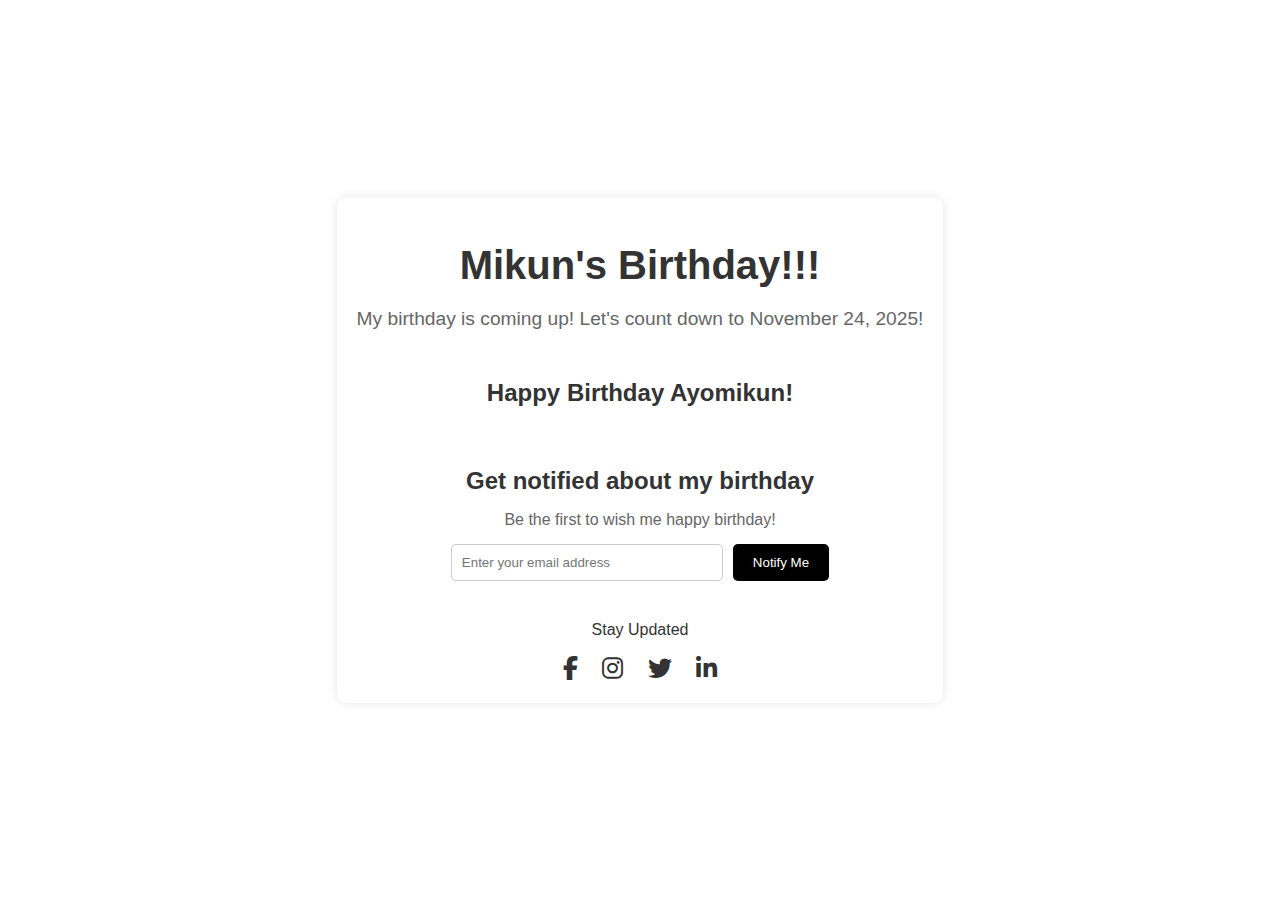
<file: Practice 2/index.html>
<!DOCTYPE html>
<html lang="en">
<head>
    <meta charset="UTF-8">
    <meta name="viewport" content="width=device-width, initial-scale=1.0">
    <title>My Birthday Countdown</title>
    <!-- Font Awesome CDN for social icons -->
    <link rel="stylesheet" href="style1.css">
    <link rel="stylesheet" href="https://cdnjs.cloudflare.com/ajax/libs/font-awesome/6.4.0/css/all.min.css">
</head>

<body>
    <div class="container">
        <h1>Mikun's Birthday!!!</h1>
        <p class="subtitle">My birthday is coming up! Let's count down to November 24, 2025!</p> 

        <div class="countdown">
            <div>
                <div class="number" id="days">0</div>
                <div class="label">Days</div>
            </div>
            <div>
                <div class="number" id="hours">0</div>
                <div class="label">Hours</div>
            </div>
            <div>
                <div class="number" id="minutes">0</div>
                <div class="label">Minutes</div>
            </div>
            <div>
                <div class="number" id="seconds">0</div>
                <div class="label">Seconds</div>
            </div>
        </div>

        <div class="notify-section">
            <h2>Get notified about my birthday</h2>
            <p>Be the first to wish me happy birthday!</p>
            <form action="https://formspree.io/f/mwpnvzkb" method="POST"> <!-- Replaced with Formspree endpoint --> 
                <input type="email" name="email" placeholder="Enter your email address" required>
                <button type="submit">Notify Me</button>
            </form>
        </div>

        <div class="social">
            <p>Stay Updated</p>
            <a href="https://facebook.com/yourprofile" target="_blank"><i class="fab fa-facebook-f"></i></a> 
            <a href="https://www.instagram.com/_yomikunn?igsh=dHhkMmt5cGtqNm5v&utm_source=qr" target="_blank"><i class="fab fa-instagram"></i></a> 
            <a href="https://x.com/_themikun?s=11" target="_blank"><i class="fab fa-twitter"></i></a> 
            <a href="https://linkedin.com/in/tinafolarin" target="_blank"><i class="fab fa-linkedin-in"></i></a> 
        </div>
    </div>

    <!-- JavaScript Time Countdown-->
    <script>
        const birthdayDate = new Date("November 24, 2025 00:00:00").getTime();

        function updateCountdown() {
            const now = new Date().getTime();
            const timeLeft = birthdayDate - now;

            if (timeLeft > 0) {
                const days = Math.floor(timeLeft / (1000 * 60 * 60 * 24));
                const hours = Math.floor((timeLeft % (1000 * 60 * 60 * 24)) / (1000 * 60 * 60));
                const minutes = Math.floor((timeLeft % (1000 * 60 * 60)) / (1000 * 60));
                const seconds = Math.floor((timeLeft % (1000 * 60)) / 1000);

                document.getElementById("days").innerText = days;
                document.getElementById("hours").innerText = hours;
                document.getElementById("minutes").innerText = minutes;
                document.getElementById("seconds").innerText = seconds;
            } else {
                document.querySelector(".countdown").innerHTML = "<h2>Happy Birthday Ayomikun!</h2>";
            }
        }

        updateCountdown(); 
        setInterval(updateCountdown, 1000);
    </script>
</body>
</html>
</file>
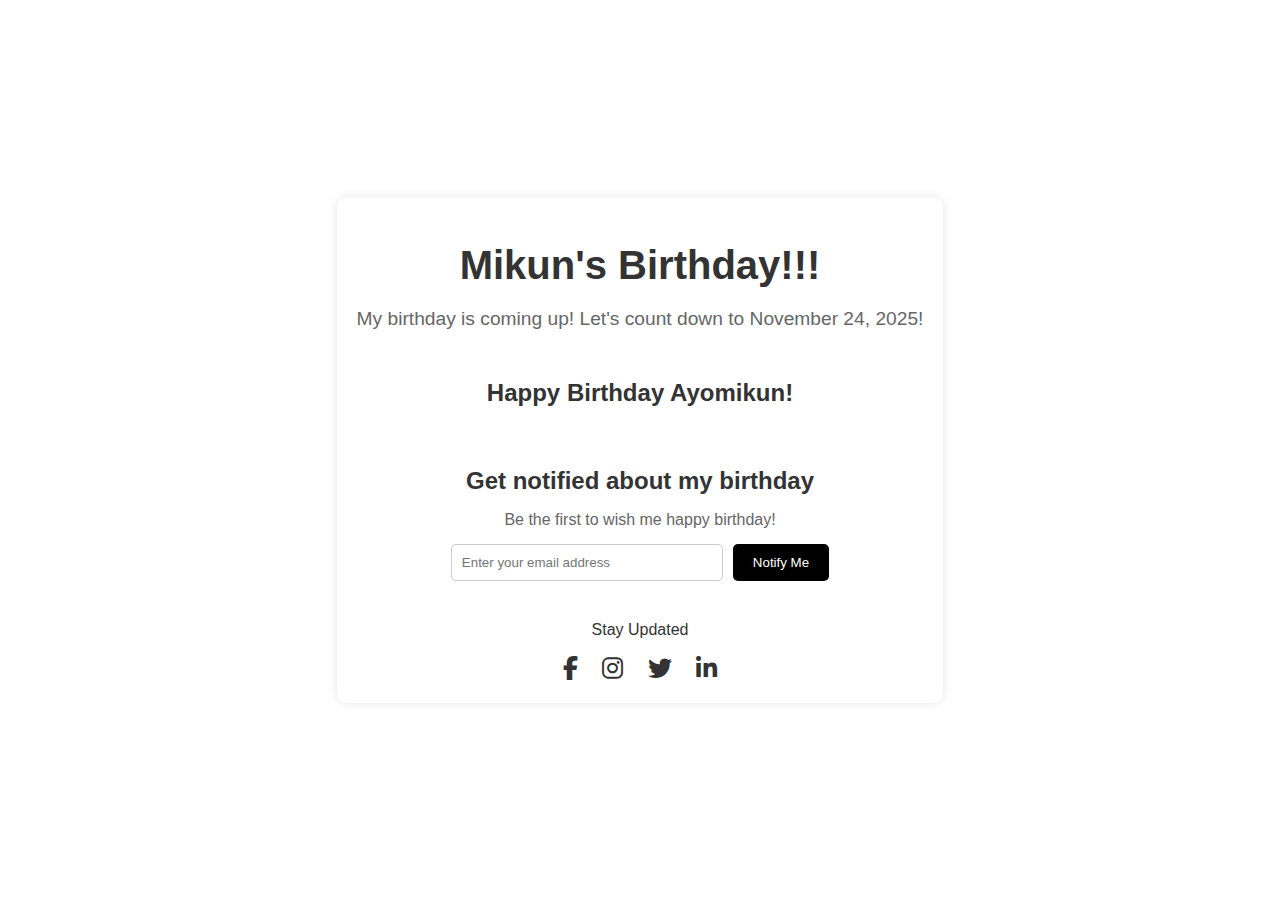
<file: CSS/Practice 2/index.html>
<!DOCTYPE html>
<html lang="en">
<head>
    <meta charset="UTF-8">
    <meta name="viewport" content="width=device-width, initial-scale=1.0">
    <title>My Birthday Countdown</title>
    <!-- Font Awesome CDN for social icons -->
    <link rel="stylesheet" href="https://cdnjs.cloudflare.com/ajax/libs/font-awesome/6.4.0/css/all.min.css">

    <!--CSS Script-->
    <style>
        body {
            font-family: Arial, sans-serif;
            background-color: #ffffff;
            color: #333;
            display: flex;
            justify-content: center;
            align-items: center;
            min-height: 100vh;
            margin: 0;
            text-align: center;
        }
        .container {
            max-width: 800px;
            padding: 20px;
            background-color: white;
            border-radius: 10px;
            box-shadow: 0 0 10px rgba(0, 0, 0, 0.1);
        }
        h1 {
            font-size: 2.5em;
            margin-bottom: 10px;
        }
        p.subtitle {
            font-size: 1.2em;
            color: #666;
            margin-bottom: 30px;
        }
        .countdown {
            display: flex;
            justify-content: center;
            gap: 20px;
            margin-bottom: 40px;
        }
        .countdown div {
            background-color: white;
            border-radius: 5px;
            box-shadow: 0 2px 5px rgba(0, 0, 0, 0.1);
            padding: 15px 20px;
            min-width: 60px;
        }
        .countdown .number {
            font-size: 2em;
            font-weight: bold;
        }
        .countdown .label {
            font-size: 0.9em;
            color: #666;
        }
        .notify-section {
            margin-bottom: 40px;
        }
        .notify-section h2 {
            font-size: 1.5em;
            margin-bottom: 5px;
        }
        .notify-section p {
            font-size: 1em;
            color: #666;
            margin-bottom: 15px;
        }
        form {
            display: flex;
            justify-content: center;
            gap: 10px;
        }
        input[type="email"] {
            padding: 10px;
            border: 1px solid #ccc;
            border-radius: 5px;
            width: 250px;
        }
        button {
            padding: 10px 20px;
            background-color: black;
            color: white;
            border: none;
            border-radius: 5px;
            cursor: pointer;
        }
        button:hover {
            background-color: #333;
        }
        .social {
            margin-top: 20px;
        }
        .social a {
            margin: 0 10px;
            color: #333;
            font-size: 1.5em;
            text-decoration: none;
        }
        .social a:hover {
            color: #000;
        }
    </style>
</head>

<!--HTML Script-->
<body>
    <div class="container">
        <h1>Mikun's Birthday!!!</h1>
        <p class="subtitle">My birthday is coming up! Let's count down to November 24, 2025!</p> 

        <div class="countdown">
            <div>
                <div class="number" id="days">0</div>
                <div class="label">Days</div>
            </div>
            <div>
                <div class="number" id="hours">0</div>
                <div class="label">Hours</div>
            </div>
            <div>
                <div class="number" id="minutes">0</div>
                <div class="label">Minutes</div>
            </div>
            <div>
                <div class="number" id="seconds">0</div>
                <div class="label">Seconds</div>
            </div>
        </div>

        <div class="notify-section">
            <h2>Get notified about my birthday</h2>
            <p>Be the first to wish me happy birthday!</p>
            <form action="https://formspree.io/f/your-form-id" method="POST"> <!-- Replace with Formspree endpoint or similar actual emails --> 
                <input type="email" name="email" placeholder="Enter your email address" required>
                <button type="submit">Notify Me</button>
            </form>
        </div>

        <div class="social">
            <p>Stay Updated</p>
            <a href="https://facebook.com/yourprofile" target="_blank"><i class="fab fa-facebook-f"></i></a> 
            <a href="https://www.instagram.com/_yomikunn?igsh=dHhkMmt5cGtqNm5v&utm_source=qr" target="_blank"><i class="fab fa-instagram"></i></a> 
            <a href="https://x.com/_themikun?s=11" target="_blank"><i class="fab fa-twitter"></i></a> 
            <a href="https://linkedin.com/in/tinafolarin" target="_blank"><i class="fab fa-linkedin-in"></i></a> 
        </div>
    </div>

    <!-- JavaScript Time Countdown-->
    <script>
        const birthdayDate = new Date("November 24, 2025 00:00:00").getTime();

        function updateCountdown() {
            const now = new Date().getTime();
            const timeLeft = birthdayDate - now;

            if (timeLeft > 0) {
                const days = Math.floor(timeLeft / (1000 * 60 * 60 * 24));
                const hours = Math.floor((timeLeft % (1000 * 60 * 60 * 24)) / (1000 * 60 * 60));
                const minutes = Math.floor((timeLeft % (1000 * 60 * 60)) / (1000 * 60));
                const seconds = Math.floor((timeLeft % (1000 * 60)) / 1000);

                document.getElementById("days").innerText = days;
                document.getElementById("hours").innerText = hours;
                document.getElementById("minutes").innerText = minutes;
                document.getElementById("seconds").innerText = seconds;
            } else {
                document.querySelector(".countdown").innerHTML = "<h2>Happy Birthday Ayomikun!</h2>";
            }
        }

        updateCountdown(); 
        setInterval(updateCountdown, 1000);
    </script>
</body>
</html>
</file>
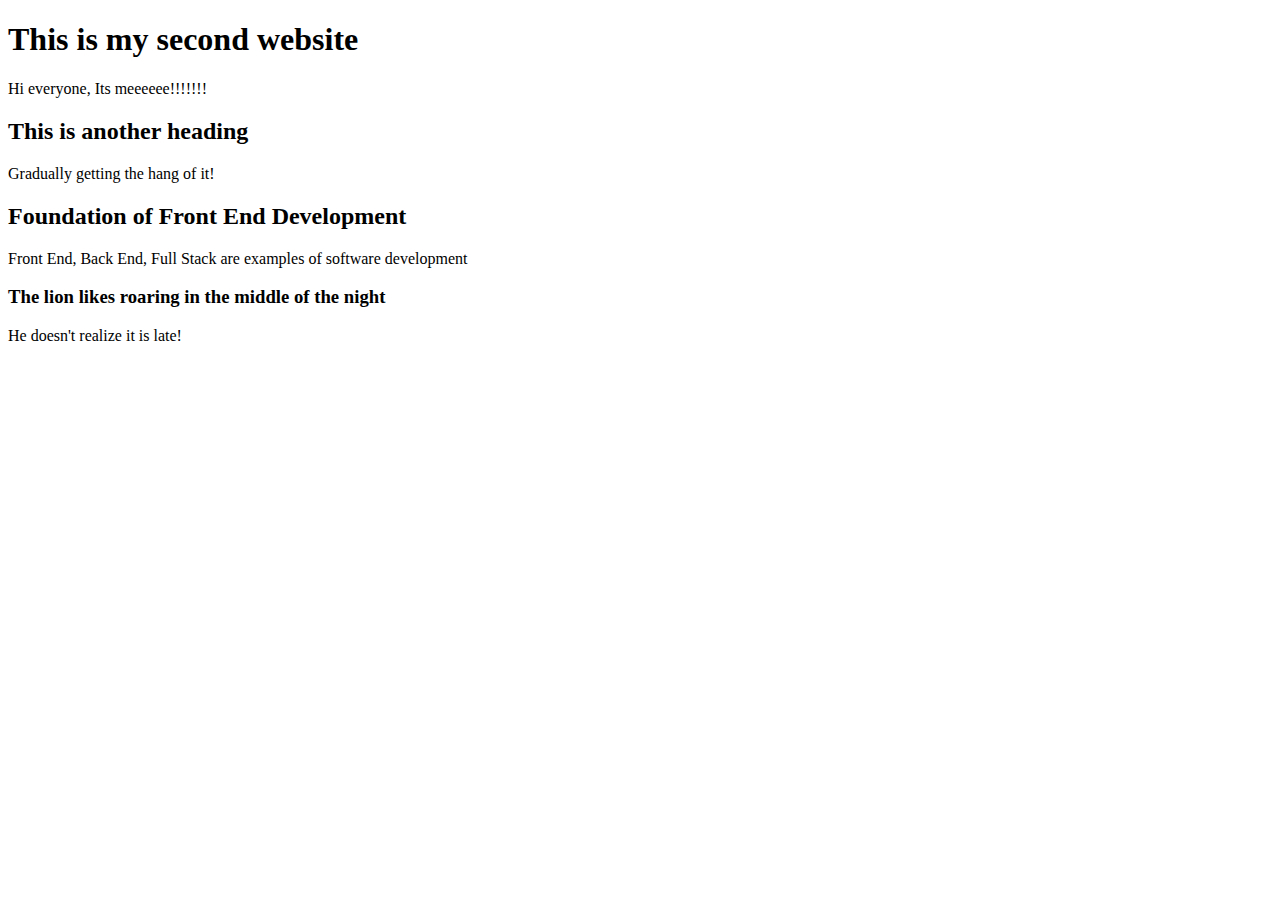
<file: 2nd Website.html>
<!DOCTYPE html> 
<html>
  <head>
    <title>My 2nd Website</title>
  </head>

  <body>
    
    <h1>This is my second website</h1>
    <p> Hi everyone, Its meeeeee!!!!!!!</p>
    <h2>This is another heading</h2>
    <p>Gradually getting the hang of it!</p>
    <h2>Foundation of Front End Development</h2>
    <p>Front End, Back End, Full Stack are examples of software development</p>
    <h3>The lion likes roaring in the middle of the night</h3>
    <p>He doesn't realize it is late!</p>
  </body>
</html>
</file>
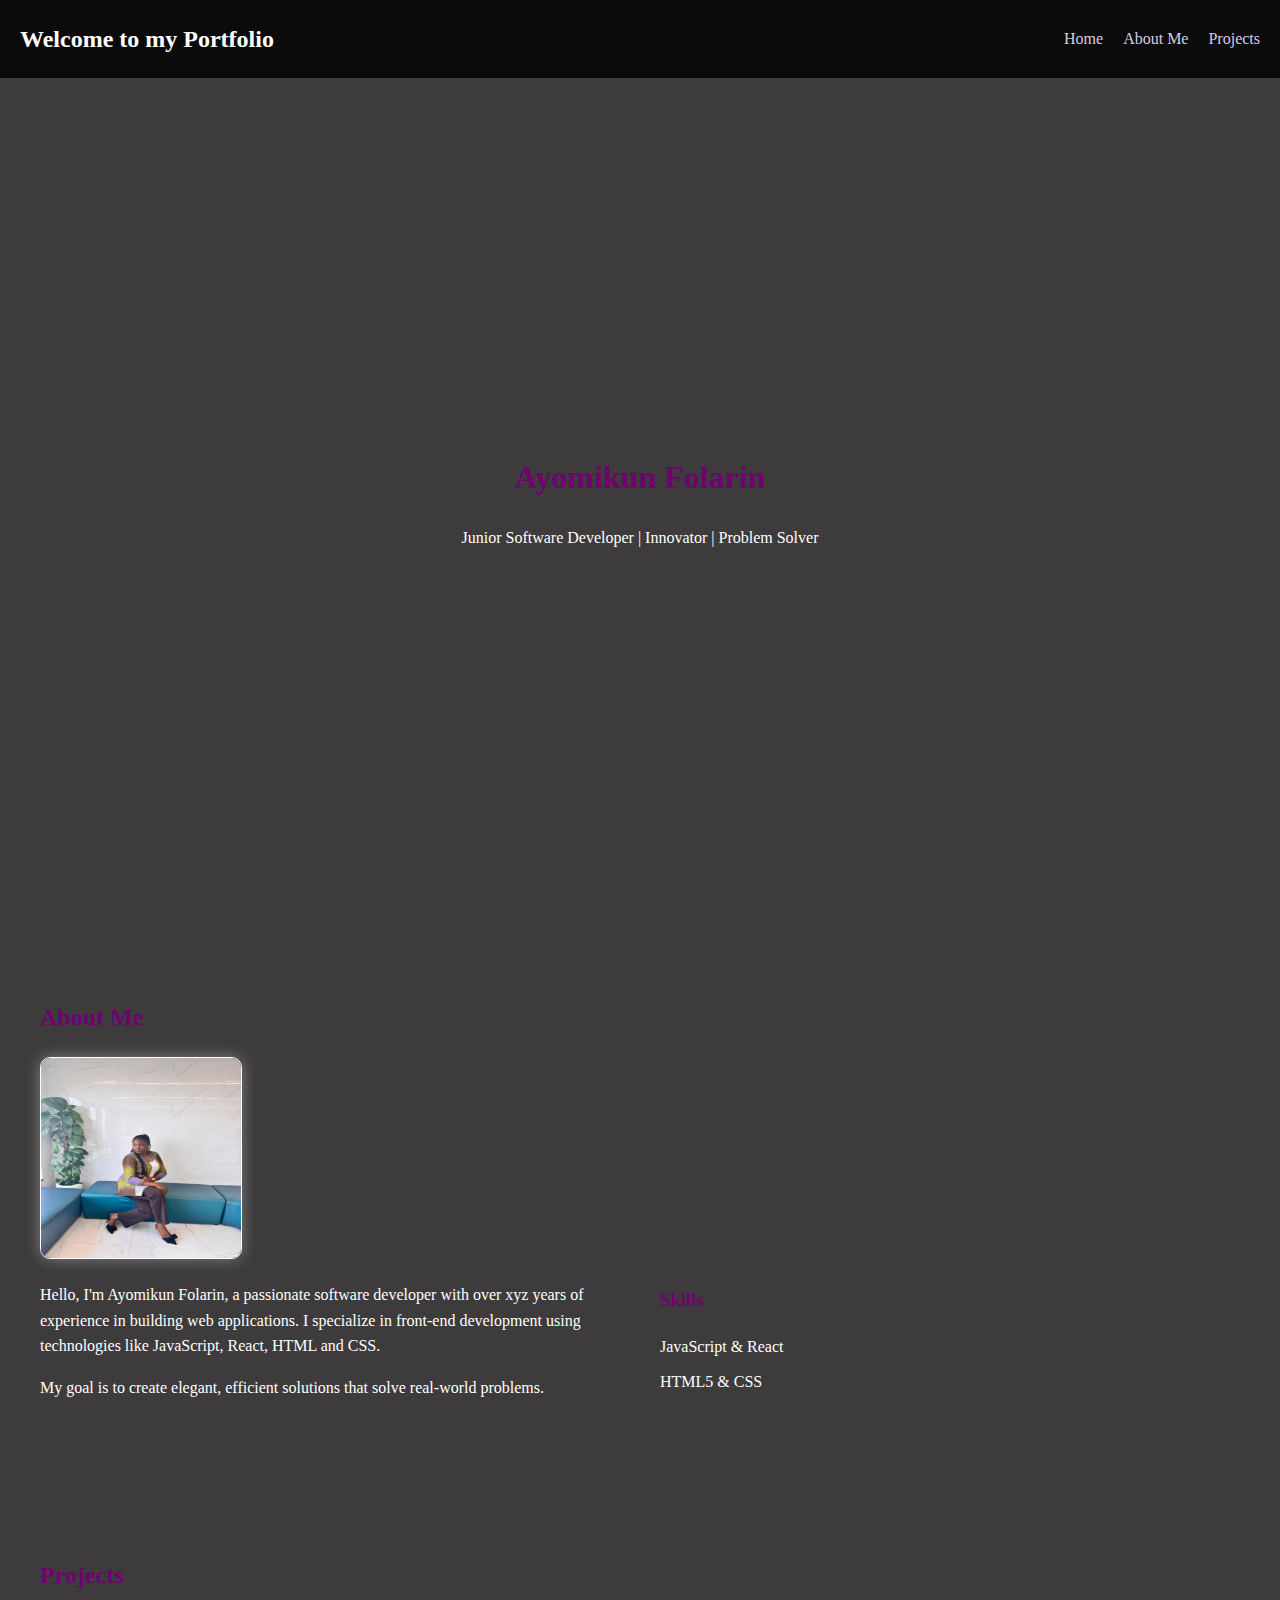
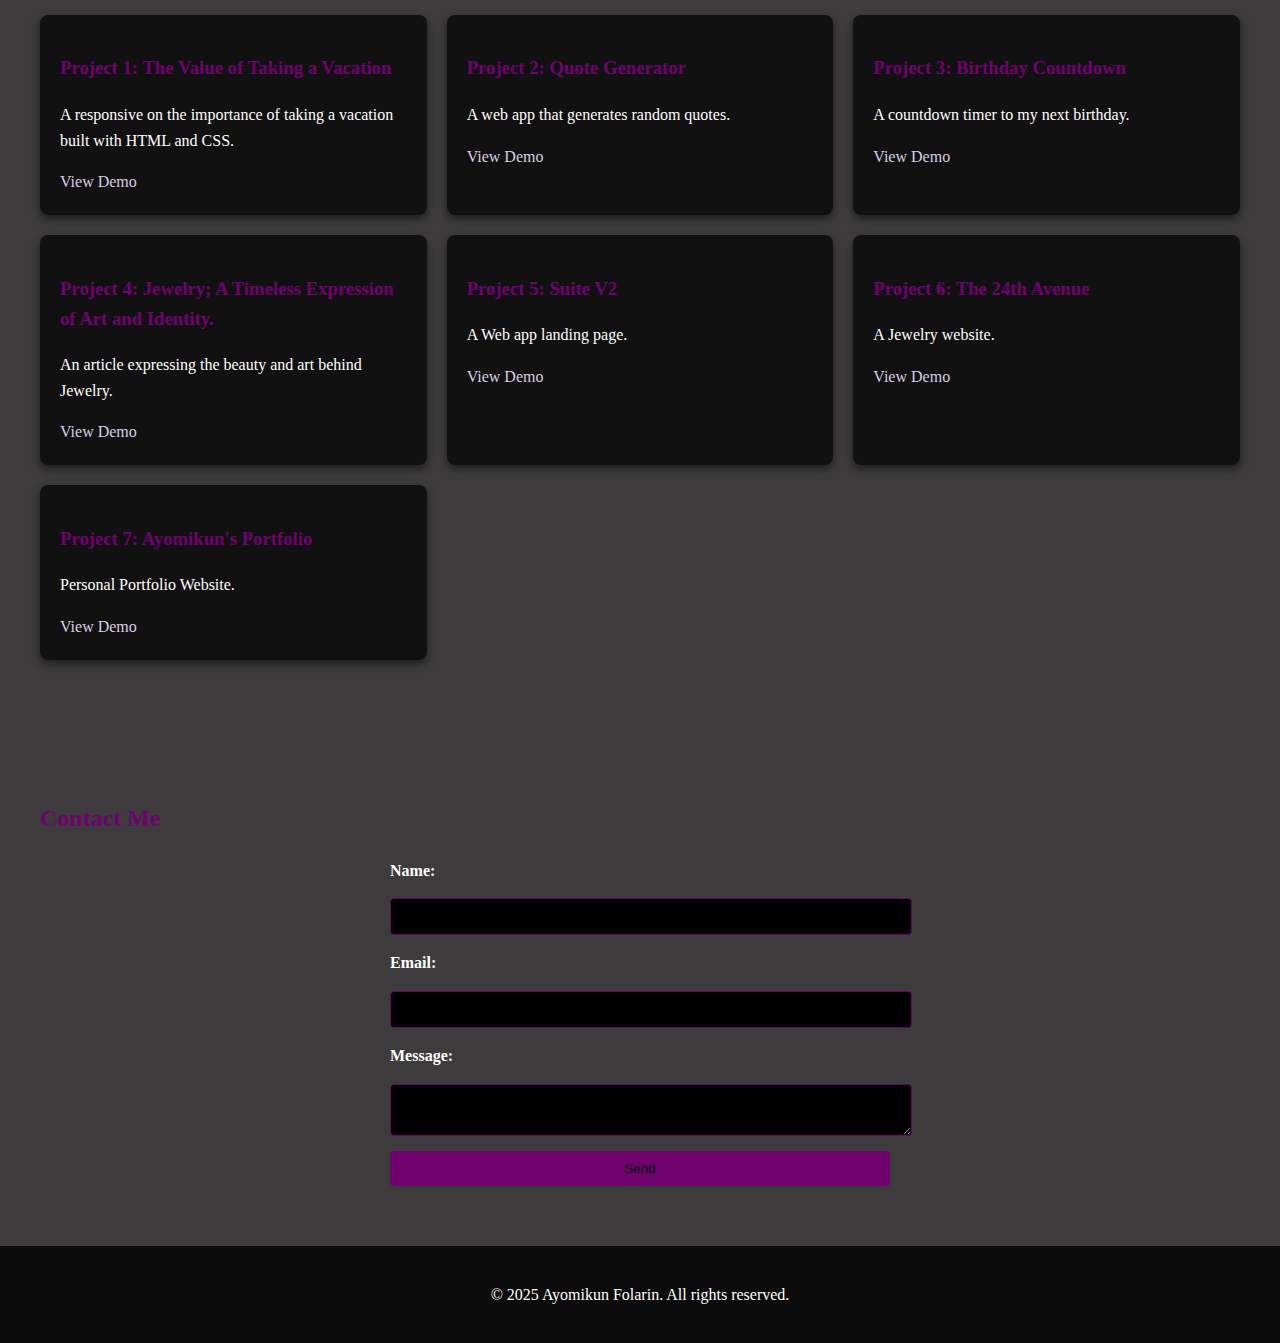
<file: CSS/Portfolio.html>
<!DOCTYPE html>
<html lang="en">
<head>
    <meta charset="UTF-8">
    <meta name="viewport" content="width=device-width, initial-scale=1.0">
    <title>Mikun's Portfolio</title>
    <link rel="stylesheet" href="styleportfolio.css">
</head>

<body>
    <header>
        <nav class="navbar">
            <div class="logo">Welcome to my Portfolio</div>
            <ul class="nav-links">
                <li><a href="#home">Home</a></li>
                <li><a href="#about">About Me</a></li>
                <li class="dropdown">
                    <a href="#projects" class="dropbtn">Projects</a>
                    <div class="dropdown-content">
                        <a href="#project1">Project 1: The Value of taking a Vacation - A blog on taking a Vacation. </a>
                        <a href="#project2">Project 2: Quote Generator - A web app that generates random quotes</a>
                        <a href="#project3">Project 3: Birthday Countdown - A countdown timer to my next birthday.</a>
                        <a href="#project4">Project 4: Jewelry; A Timeless Expression of Art and Identity. </a>
                        <a href="#project5">Project 5: Suite V2 - A Web app landing page.</a>   
                        <a href="#project6">Project 6: The 24th Avenue Website.</a>
                        <a href="#project7">Project 7: Ayomikun's Portfolio - My personal portfolio website </a>
                    </div>
            </ul>
        </nav>
    </header>
    

    <section id="home" class="section home">
        <div class="home-content">
            <h1>Ayomikun Folarin</h1>
            <p> Junior Software Developer | Innovator | Problem Solver</p>
        </div>
    </section>

    <section id="about" class="section about">
        <h2>About Me</h2>
        <div class="about-content">
    <div class="profile-img">
        <img src="T2A Website/images/Mikun Pic 5.jpeg"    alt="Ayomikun Folarin - Junior Software Developer">
    </div>

    </div>
        <div class="about-content">
            <div class="bio">
                <p>Hello, I'm Ayomikun Folarin, a passionate software developer with over xyz years of experience in building web applications. I specialize in front-end development using technologies like JavaScript, React, HTML and CSS.</p>
                <p>My goal is to create elegant, efficient solutions that solve real-world problems.</p>
            </div>
            <div class="skills">
                <h3>Skills</h3>
                <ul>
                    <li>JavaScript & React</li>
                    <li>HTML5 & CSS</li>
                </ul>
            </div>
        </div>
    </section>

</div>

    <section id="projects" class="section projects">
        <h2>Projects</h2>
        <div class="project-grid">
            <div class="project-card" id="project1">
                <h3>Project 1: The Value of Taking a Vacation</h3>
                <p>A responsive on the importance of taking a vacation built with HTML and CSS.</p>
                <a href="#">View Demo</a>
            </div>
            <div class="project-card" id="project2">
                <h3>Project 2: Quote Generator</h3>
                <p>A web app that generates random quotes.</p>
                <a href="#">View Demo</a>
            </div>
            <div class="project-card" id="project3">
                <h3>Project 3: Birthday Countdown</h3>
                <p>A countdown timer to my next birthday.</p>
                <a href="#">View Demo</a>
            </div>
                <div class="project-card" id="project4">
                <h3>Project 4: Jewelry; A Timeless Expression of Art and Identity. </h3>
                <p>An article expressing the beauty and art behind Jewelry.</p>
                <a href="#">View Demo</a>
            </div>
                <div class="project-card" id="project5">
                <h3>Project 5: Suite V2</h3>
                <p>A Web app landing page.</p> 
                <a href="#">View Demo</a>
            </div>
                <div class="project-card" id="project6">
                <h3>Project 6: The 24th Avenue</h3>
                <p>A Jewelry website.</p>
                <a href="#">View Demo</a>
            </div>
                <div class="project-card" id="project7">
                <h3>Project 7: Ayomikun's Portfolio</h3>
                <p>Personal Portfolio Website.</p>
                <a href="#">View Demo</a>
                </div>  
        </div>
    </section>

    <section id="contact" class="section contact">
        <h2>Contact Me</h2>
        <form class="contact-form">
            <label for="name">Name:</label>
            <input type="text" id="name" name="name" required>
            
            <label for="email">Email:</label>
            <input type="email" id="email" name="email" required>
            
            <label for="message">Message:</label>
            <textarea id="message" name="message" required></textarea>
            
            <button type="submit">Send</button>
        </form>
    </section>

    <footer>
        <p>&copy; 2025 Ayomikun Folarin. All rights reserved.</p>
    </footer>
</body>
</html>
</file>
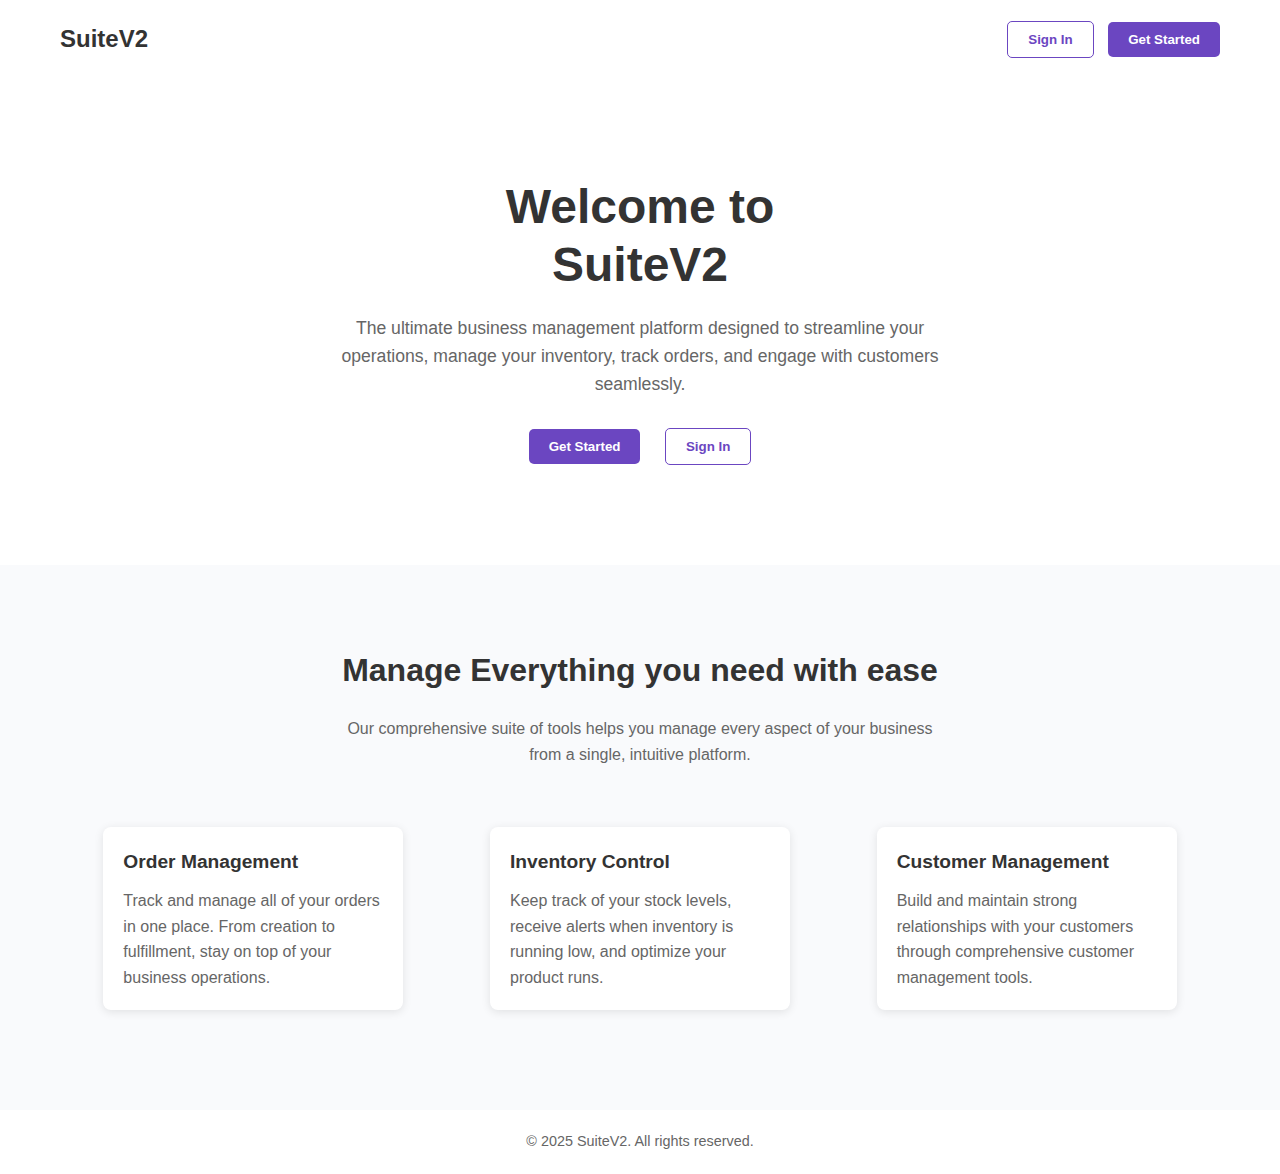
<file: Practice 2/index3.html>
<!DOCTYPE html>
<html lang="en">
<head>
    <meta charset="UTF-8">
    <meta name="viewport" content="width=device-width, initial-scale=1.0">
    <title>Suite V2</title>
    
   <style> 
       /* Reset and base styles */
       * {
         margin: 0;
         padding: 0;
         box-sizing: border-box;
       }

      body {
         font-family: Arial, sans-serif;
         line-height: 1.6;
         color: #333;
         background-color: #fff;
       }

       /* Container for centering content */
       .container {
         max-width: 1200px;
         margin: 0 auto;
         padding: 0 20px;
        }

        /* Header */
        header {
          padding: 20px 0;
          background-color: #fff;
        }

        header .container {
         display: flex;
         justify-content: space-between;
         align-items: center;
       }

        .logo {
         font-size: 1.5rem;
         font-weight: bold;
       }

        nav button {
         margin-left: 10px;
        }

        /* Buttons */
       .btn {
         padding: 10px 20px;
         border: none;
         border-radius: 5px;
         cursor: pointer;
         font-weight: bold;
        }

        .primary {
         background-color: #6B46C1;
         color: #fff;
        }

        .secondary {
         background-color: #fff;
         color: #6B46C1;
         border: 1px solid #6B46C1;
        }

       /* Hero section */
        .hero {
         padding: 100px 0;
         text-align: center;
        }

        .hero h2 {
         font-size: 3rem;
         line-height: 1.2;
        }

        .hero p {
         max-width: 600px;
         margin: 20px auto;
         font-size: 1.1rem;
         color: #666;
        }

        .buttons {
         margin-top: 30px;
        }

        .buttons .btn {
         margin: 0 10px;
        }

        /* Features section */
        .features {
         background-color: #F9FAFC;
         padding: 80px 0;
         text-align: center;
       }

        .features h3 {
         font-size: 2rem;
         margin-bottom: 20px;
       }

        .subtitle {
         max-width: 600px;
         margin: 0 auto 40px;
         color: #666;
        }

        .feature-grid {
         display: flex;
         justify-content: space-around;
         flex-wrap: wrap;
       }

       .feature-card {
         background-color: #fff;
         padding: 20px;
         border-radius: 8px;
         box-shadow: 0 2px 10px rgba(0, 0, 0, 0.1);
         max-width: 300px;
         margin: 20px;
         text-align: left;
        }

        .feature-card h4 {
         font-size: 1.2rem;
         margin-bottom: 10px;
       }

        .feature-card p {
         color: #666;
        }

        /* Footer */
        footer {
         padding: 20px 0;
         text-align: center;
         color: #666;
         font-size: 0.9rem;
        }

      /* Responsive design for mobile */
       @media (max-width: 768px) {
       .hero {
         padding: 60px 0;
        }

       .hero h2 {
         font-size: 2.5rem;
        }

      .feature-grid {
         flex-direction: column;
        }

       .buttons .btn {
         display: block;
         margin: 10px auto;
        }

        header .container {
         flex-direction: column;
        }

        nav {
         margin-top: 10px;
        }
        } 
    </style>
</head>
     


<!--HTML-->
</head>
<body>
    <header>
        <div class="container">
            <h1 class="logo">SuiteV2</h1>
            <nav>
                <button class="btn secondary">Sign In</button>
                <button class="btn primary">Get Started</button>
            </nav>
        </div>
    </header>

    <section class="hero">
        <div class="container">
            <h2>Welcome to <br>SuiteV2</h2>
            <p>The ultimate business management platform designed to streamline your operations, manage your inventory, track orders, and engage with customers seamlessly.</p>
            <div class="buttons">
                <button class="btn primary">Get Started</button>
                <button class="btn secondary">Sign In</button>
            </div>
        </div>
    </section>

    <section class="features">
        <div class="container">
            <h3>Manage Everything you need with ease</h3>
            <p class="subtitle">Our comprehensive suite of tools helps you manage every aspect of your business from a single, intuitive platform.</p>
            <div class="feature-grid">
                <div class="feature-card">
                    <h4>Order Management</h4>
                    <p>Track and manage all of your orders in one place. From creation to fulfillment, stay on top of your business operations.</p>
                </div>
                <div class="feature-card">
                    <h4>Inventory Control</h4>
                    <p>Keep track of your stock levels, receive alerts when inventory is running low, and optimize your product runs.</p>
                </div>
                <div class="feature-card">
                    <h4>Customer Management</h4>
                    <p>Build and maintain strong relationships with your customers through comprehensive customer management tools.</p>
                </div>
            </div>
        </div>
    </section>

    <footer>
        <div class="container">
            <p>© 2025 SuiteV2. All rights reserved.</p>
        </div>
    </footer>
</body>
</html>
</file>
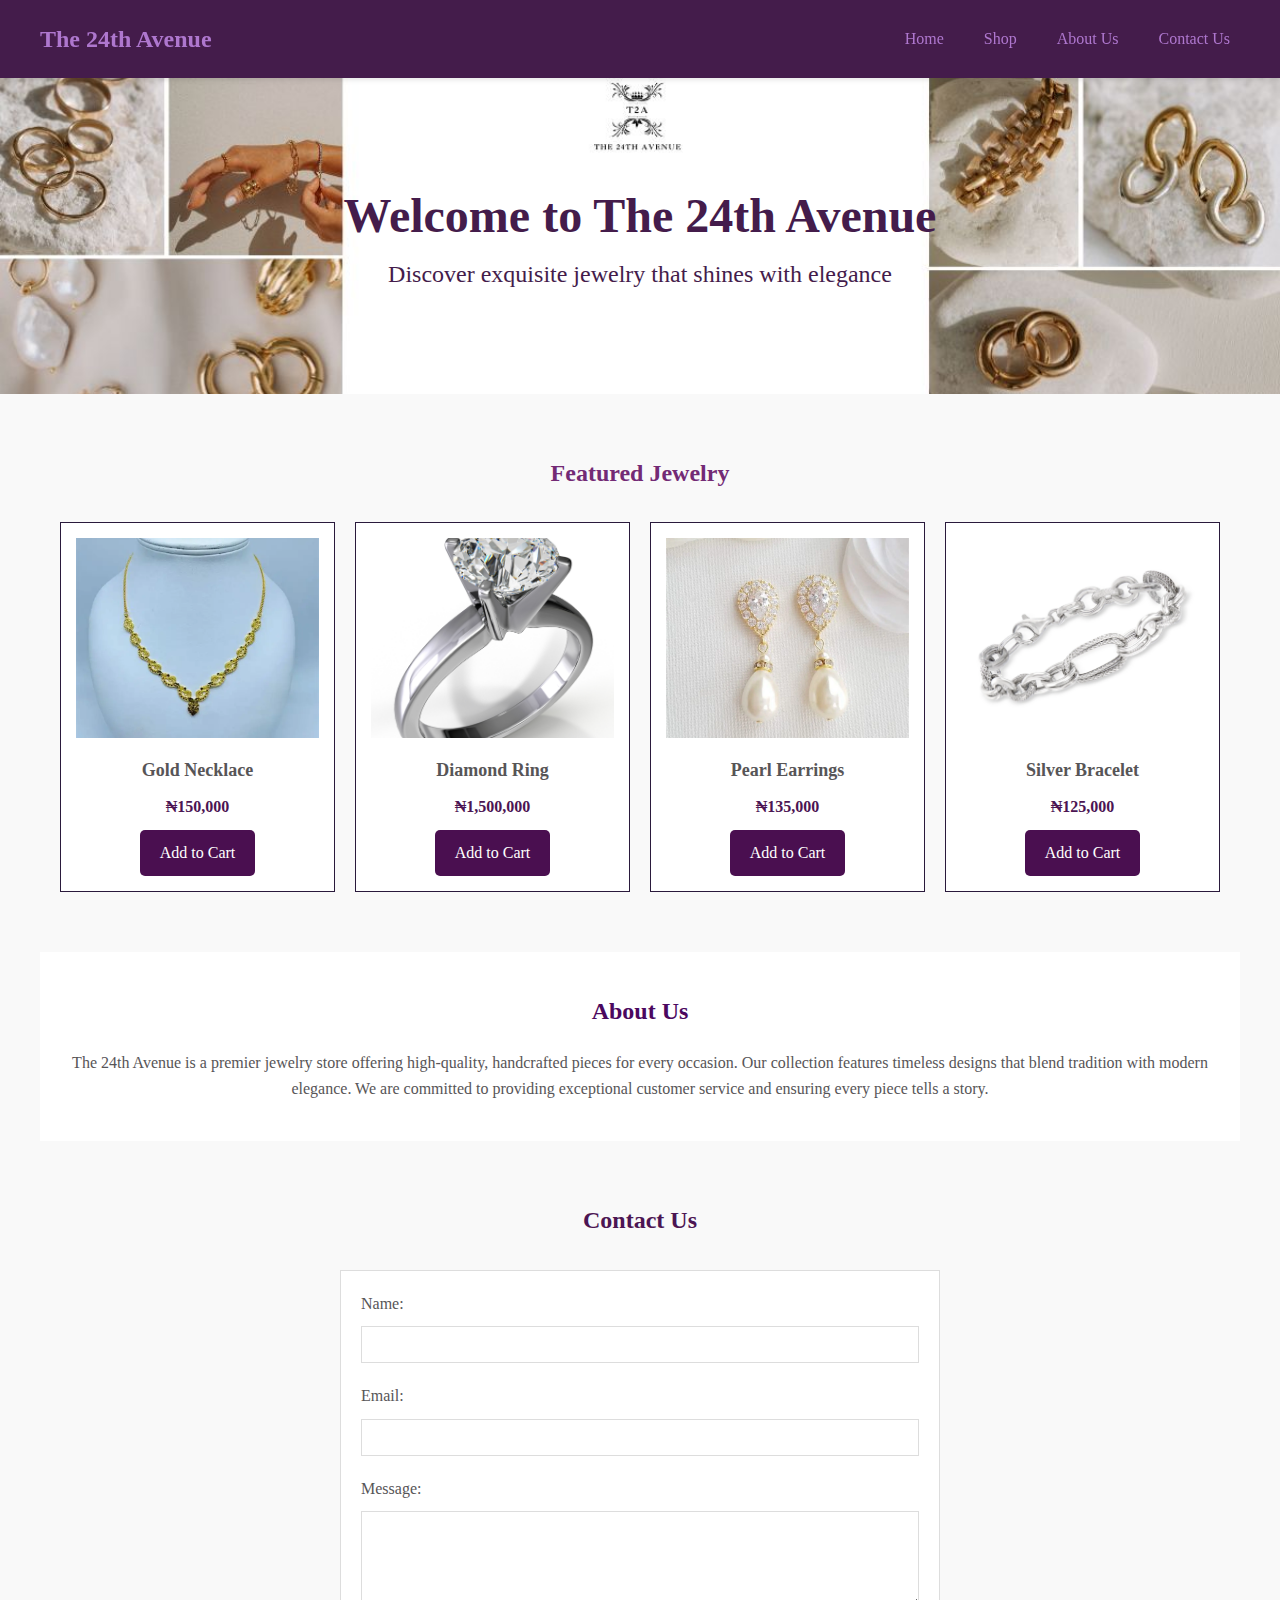
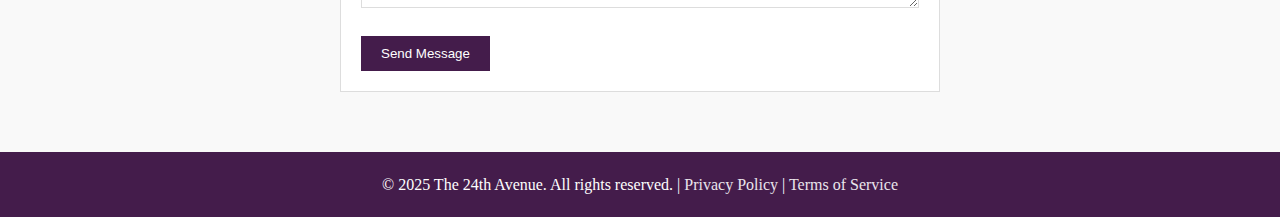
<file: T2A Website/index2.html>
<!DOCTYPE html>
<html lang="en">
<head>
    <meta charset="UTF-8">
    <meta name="viewport" content="width=device-width, initial-scale=1.0">
    <title>The 24th Avenue - Jewelry Website</title>
    <link rel="stylesheet" href="style2.css">
</head>

<body>
    <!-- Header -->
    <header>
        <nav>
            <a href="#" class="logo">The 24th Avenue</a>
            <ul>
                <li><a href="#home">Home</a></li>
                <li><a href="#shop">Shop</a></li>
                <li><a href="#about">About Us</a></li>
                <li><a href="#contact">Contact Us</a></li>
            </ul>
        </nav>
    </header>

    <!-- Hero/Title Section -->
    <section id="home" class="hero">
        <div>
            <h1>Welcome to The 24th Avenue</h1>
            <p>Discover exquisite jewelry that shines with elegance</p>
        </div>
    </section>

    <!-- Products Section -->
    <section id="shop" class="products">
        <h2>Featured Jewelry</h2>
        <div class="product-grid">
            <div class="product-item">
                <img src="images/Gold Necklace.webp" alt="Gold Necklace">
                <h3>Gold Necklace</h3>
                <p>₦150,000</p>
                <a href="#">Add to Cart</a>
            </div>
            <div class="product-item">
                <img src="images/Diamond Ring.jpg" alt="Ring">
                <h3>Diamond Ring</h3>
                <p>₦1,500,000</p>
                <a href="#">Add to Cart</a>
            </div>
            <div class="product-item">
                <img src="images/Pearl Earrings.webp" alt="Earrings">
                <h3>Pearl Earrings</h3>
                <p>₦135,000</p>
                <a href="#">Add to Cart</a>
            </div>
            <div class="product-item">
                <img src="images/Silver Bracelet.webp" alt="Bracelet">
                <h3>Silver Bracelet</h3>
                <p>₦125,000</p>
                <a href="#">Add to Cart</a>
            </div>
        </div>
    </section>

    <!-- About Section -->
    <section id="about" class="about">
        <h2>About Us</h2>
        <p>The 24th Avenue is a premier jewelry store offering high-quality, handcrafted pieces for every occasion. Our collection features timeless designs that blend tradition with modern elegance. We are committed to providing exceptional customer service and ensuring every piece tells a story.</p>
    </section>

    <!-- Contact Section -->
    <section id="contact" class="contact">
        <h2>Contact Us</h2>
        <form action="#" method="post"> 
            <label for="name">Name:</label>
            <input type="text" id="name" name="name" required>

            <label for="email">Email:</label>
            <input type="email" id="email" name="email" required>

            <label for="message">Message:</label>
            <textarea id="message" name="message" rows="5" required></textarea>

            <button type="submit">Send Message</button>
        </form>
    </section>

    <!-- Footer -->
    <footer>
        <p>&copy; 2025 The 24th Avenue. All rights reserved. | <a href="#">Privacy Policy</a> | <a href="#">Terms of Service</a></p>
    </footer>

</body>
</html>
</file>
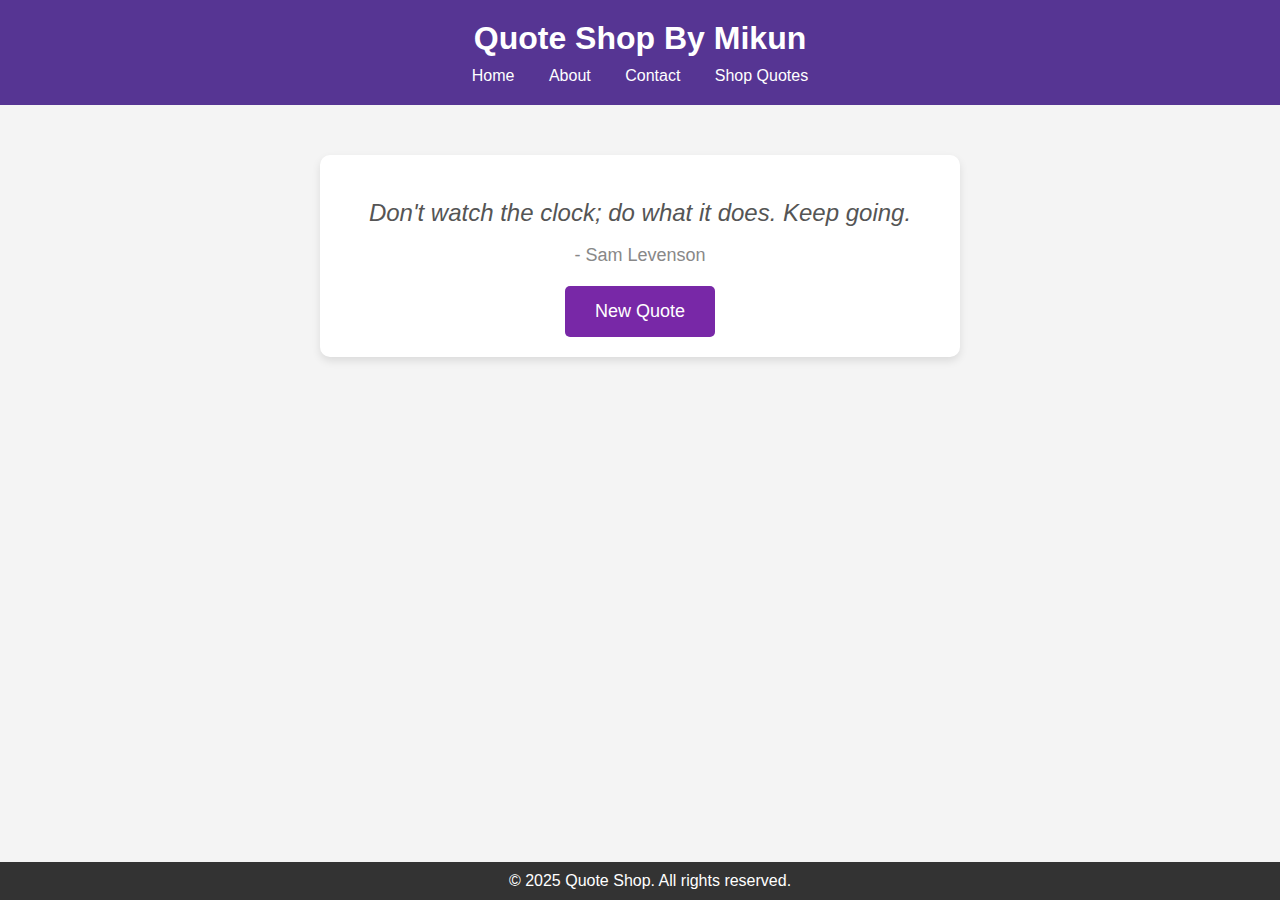
<file: CSS/Quote Generator1/qg1.html>
<!DOCTYPE html>
<html lang="en">
<head>
    <meta charset="UTF-8">
    <meta name="viewport" content="width=device-width, initial-scale=1.0">
    <title>Quote Shop</title>
    <link rel="stylesheet" href="styleQG.css">
    
</head>


    <!-- Header to make it look like an online business website -->
    <header>
        <h1>Quote Shop By Mikun</h1>
        <nav>
            <a href="#">Home</a>
            <a href="#">About</a>
            <a href="#">Contact</a>
            <a href="#">Shop Quotes</a>
        </nav>
    </header>

    <!-- Quote display area -->
    <div class="quote-container">
        <p id="quote-text">Click the button to get a quote!</p>
        <p id="quote-author">- Anonymous</p>
        <button id="new-quote-btn">New Quote</button>
    </div>

    <!-- Footer -->
    <footer> 
        &copy; 2025 Quote Shop. All rights reserved.
    </footer>

    <script>
        // Qoutes
        var quotes = [
            {
                text: "The best way to predict the future is to create it.",
                author: "Peter Drucker"
            },

            {
                text: "There is no end until the beginning",
                author: "Angelis Dublin-Green"
            },

            {
                text: "Success is not final, failure is not fatal: It is the courage to continue that counts.",
                author: "Winston Churchill"
            },

            {
                text: "In the middle of every difficulty lies opportunity.",
                author: "Mikun Flo"
            },

            {
                text: "Don't watch the clock; do what it does. Keep going.",
                author: "Sam Levenson"
            },
            {
                text: "The only way to do great work is to love what you do.",
                author: "Steve Jobs"
            },
            {
                text: "Believe you can and you're halfway there.",
                author: "Theodore Roosevelt"
            }
        ];

        // Get elements
        var quoteText = document.getElementById("quote-text");
        var quoteAuthor = document.getElementById("quote-author");
        var newQuoteBtn = document.getElementById("new-quote-btn");

        // Function to show random quote
        function showRandomQuote() {
            // Pick a random number
            var randomIndex = Math.floor(Math.random() * quotes.length);
            // Get the quote
            var quote = quotes[randomIndex];
            // Update the page
            quoteText.innerText = quote.text;
            quoteAuthor.innerText = "- " + quote.author;
        }

        // Add click event to button
        newQuoteBtn.addEventListener("click", showRandomQuote);

        // Show one quote when page loads 
        showRandomQuote();
    </script>
</body>
</html>
</file>
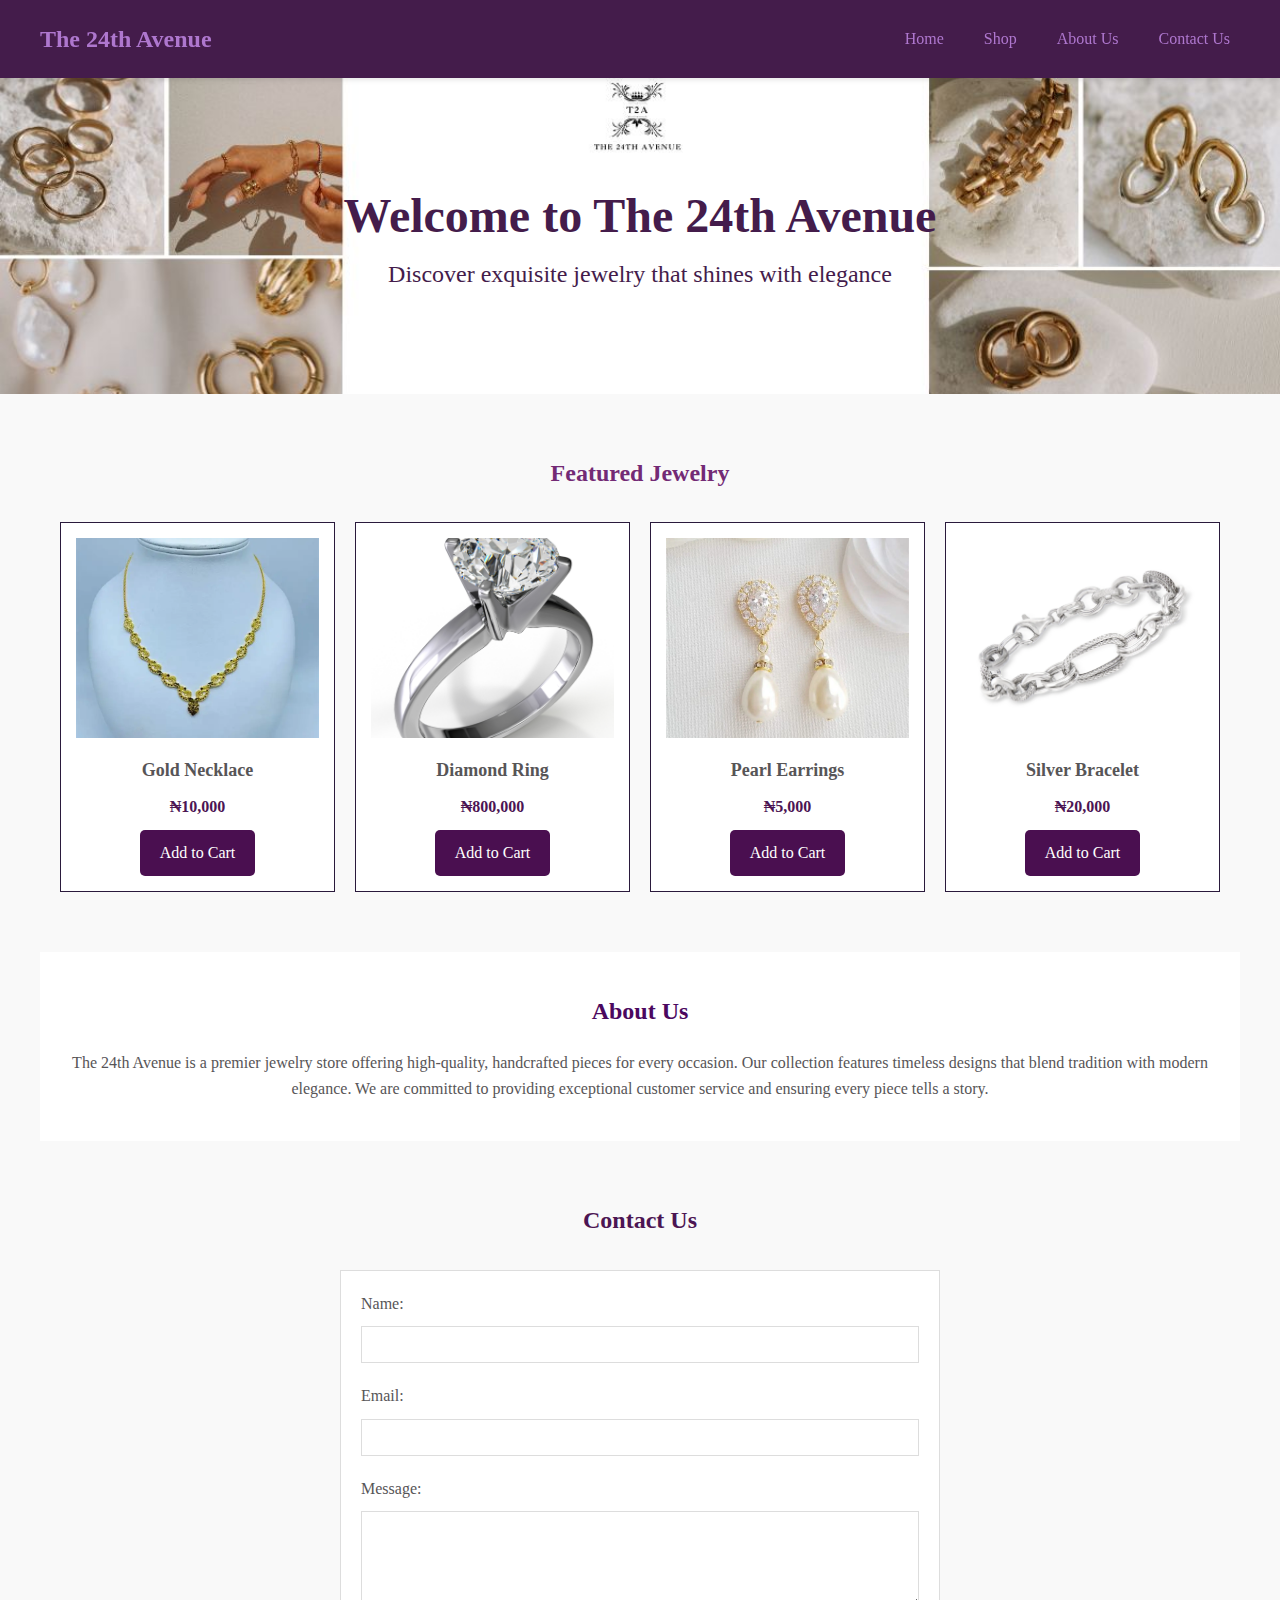
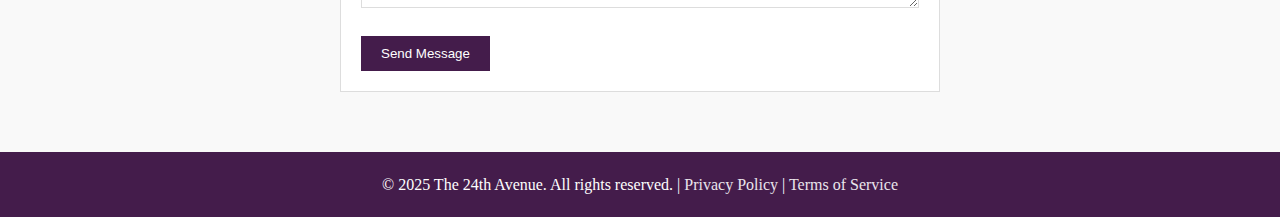
<file: CSS/T2A Website/index2.html>
<!DOCTYPE html>
<html lang="en">
<head>
    <meta charset="UTF-8">
    <meta name="viewport" content="width=device-width, initial-scale=1.0">
    <title>The 24th Avenue - Jewelry Website</title>
    <style>
        
        * {
            margin: 0;
            padding: 0;
            box-sizing: border-box;
        }

        body {
            font-family: Georgia, Times, 'Times New Roman';
            line-height: 1.6;
            color: #575557;
            background-color: #f9f9f9;
        }

    
        header {
            background-color: #441c4b;
            padding: 20px;
            box-shadow: 0 2px 5px rgba(0, 0, 0, 0.1);
            position: sticky;
            top: 0;
            z-index: 1000;
        }

        .logo {
            font-size: 24px;
            font-weight: bold;
            color: #ae77ce; 
            text-decoration: none;
        }

        nav {
            display: flex;
            justify-content: space-between;
            align-items: center;
            max-width: 1200px;
            margin: 0 auto;
        }

        nav ul {
            list-style: none;
            display: flex;
        }

        nav ul li {
            margin-left: 20px;
        }

        nav ul li a {
            text-decoration: none;
            color: #ae77ce;
            padding: 10px;
            transition: color 0.3s;
        }

        nav ul li a:hover {
            color: #d885c6;
        }

        /* Hero Section */
        .hero {
            background-image: url(images/T2A\ Cover\ Photo.jpg); /* Replace with hero image */
            background-size: cover;
            background-position: center;
            color: #441c4b;
            text-align: center;
            padding: 100px 20px;
        }
        
        .hero h1 {
            font-size: 48px;
        }

        .hero p {
            font-size: 24px;
        }

        /* Products Section */
        .products {
            max-width: 1200px;
            margin: 40px auto;
            padding: 20px;
        }

        .products h2 {
            text-align: center;
            margin-bottom: 30px;
            color: #732a75;
        }

        .product-grid {
            display: grid;
            grid-template-columns: repeat(auto-fit, minmax(250px, 1fr));
            gap: 20px;
        }

        .product-item {
            background-color: #fff;
            border: 1px solid #2a1a3c;
            padding: 15px;
            text-align: center;
            transition: transform 0.3s;
        }

        .product-item:hover {
            transform: scale(1.05);
        }

        .product-item img {
            width: 100%;
            height: auto;
            max-height: 200px;
            object-fit: cover;
        }

        .product-item h3 {
            margin: 10px 0;
            font-size: 18px;
        }

        .product-item p {
            font-size: 16px;
            color: #4c1553;
            font-weight: bold;
        }

        .product-item a {
            display: inline-block;
            margin-top: 10px;
            padding: 10px 20px;
            background-color: #4a0f50;
            color: #fff;
            text-decoration: none;
            border-radius: 5px;
            transition: background-color 0.3s;
        }

        .product-item a:hover {
            background-color: #c88abf;
        }

        /* About Section */
        .about {
            background-color: #fff;
            max-width: 1200px;
            margin: 40px auto;
            padding: 40px 20px;
            text-align: center;
        }

        .about h2 {
            margin-bottom: 20px;
            color: #4b085f;
        }

        /* Contact Section */
        .contact {
            max-width: 1200px;
            margin: 40px auto;
            padding: 20px;
        }

        .contact h2 {
            text-align: center;
            margin-bottom: 30px;
            color: #4c1553;
        }

        .contact form {
            max-width: 600px;
            margin: 0 auto;
            background-color: #fff;
            padding: 20px;
            border: 1px solid #ddd;
        }

        .contact label {
            display: block;
            margin-bottom: 10px;
        }

        .contact input,
        .contact textarea {
            width: 100%;
            padding: 10px;
            margin-bottom: 20px;
            border: 1px solid #ddd;
        }

        .contact button {
            padding: 10px 20px;
            background-color: #441c4b;
            color: #fff;
            border: none;
            cursor: pointer;
            transition: background-color 0.3s;
        }

        .contact button:hover {
            background-color: #590672;
        }

        /* Footer */
        footer {
            background-color: #441c4b;
            color: #fefefe;
            text-align: center;
            padding: 20px;
            margin-top: 40px;
        }

        footer a {
            color: #eae5eb;
            text-decoration: none;
        }

        /* Responsive Design */
        @media (max-width: 768px) {
            nav {
                flex-direction: column;
            }

            nav ul {
                margin-top: 10px;
            }

            nav ul li {
                margin: 10px 0;
            }

            .hero h1 {
                font-size: 36px;
            }

            .hero p {
                font-size: 18px;
            }
        }
    </style>
</head>
<body>

    <!-- Header -->
    <header>
        <nav>
            <a href="#" class="logo">The 24th Avenue</a>
            <ul>
                <li><a href="#home">Home</a></li>
                <li><a href="#shop">Shop</a></li>
                <li><a href="#about">About Us</a></li>
                <li><a href="#contact">Contact Us</a></li>
            </ul>
        </nav>
    </header>

    <!-- Hero Section -->
    <section id="home" class="hero">
        <div>
            <h1>Welcome to The 24th Avenue</h1>
            <p>Discover exquisite jewelry that shines with elegance</p>
        </div>
    </section>

    <!-- Products Section -->
    <section id="shop" class="products">
        <h2>Featured Jewelry</h2>
        <div class="product-grid">
            <div class="product-item">
                <img src="images/Gold Necklace.webp" alt="Gold Necklace">
                <h3>Gold Necklace</h3>
                <p>₦10,000</p>
                <a href="#">Add to Cart</a>
            </div>
            <div class="product-item">
                <img src="images/Diamond Ring.jpg" alt="Ring">
                <h3>Diamond Ring</h3>
                <p>₦800,000</p>
                <a href="#">Add to Cart</a>
            </div>
            <div class="product-item">
                <img src="images/Pearl Earrings.webp" alt="Earrings">
                <h3>Pearl Earrings</h3>
                <p>₦5,000</p>
                <a href="#">Add to Cart</a>
            </div>
            <div class="product-item">
                <img src="images/Silver Bracelet.webp" alt="Bracelet">
                <h3>Silver Bracelet</h3>
                <p>₦20,000</p>
                <a href="#">Add to Cart</a>
            </div>
        </div>
    </section>

    <!-- About Section -->
    <section id="about" class="about">
        <h2>About Us</h2>
        <p>The 24th Avenue is a premier jewelry store offering high-quality, handcrafted pieces for every occasion. Our collection features timeless designs that blend tradition with modern elegance. We are committed to providing exceptional customer service and ensuring every piece tells a story.</p>
    </section>

    <!-- Contact Section -->
    <section id="contact" class="contact">
        <h2>Contact Us</h2>
        <form action="#" method="post"> 
            <label for="name">Name:</label>
            <input type="text" id="name" name="name" required>

            <label for="email">Email:</label>
            <input type="email" id="email" name="email" required>

            <label for="message">Message:</label>
            <textarea id="message" name="message" rows="5" required></textarea>

            <button type="submit">Send Message</button>
        </form>
    </section>

    <!-- Footer -->
    <footer>
        <p>&copy; 2025 The 24th Avenue. All rights reserved. | <a href="#">Privacy Policy</a> | <a href="#">Terms of Service</a></p>
    </footer>

</body>
</html>
</file>
<file: Practice 2/style1.css>
body {
            font-family: Arial, sans-serif;
            background-color: #ffffff;
            color: #333;
            display: flex;
            justify-content: center;
            align-items: center;
            min-height: 100vh;
            margin: 0;
            text-align: center;
        }
        .container {
            max-width: 800px;
            padding: 20px;
            background-color: white;
            border-radius: 10px;
            box-shadow: 0 0 10px rgba(0, 0, 0, 0.1);
        }
        h1 {
            font-size: 2.5em;
            margin-bottom: 10px;
        }
        p.subtitle {
            font-size: 1.2em;
            color: #666;
            margin-bottom: 30px;
        }
        .countdown {
            display: flex;
            justify-content: center;
            gap: 20px;
            margin-bottom: 40px;
        }
        .countdown div {
            background-color: white;
            border-radius: 5px;
            box-shadow: 0 2px 5px rgba(0, 0, 0, 0.1);
            padding: 15px 20px;
            min-width: 60px;
        }
        .countdown .number {
            font-size: 2em;
            font-weight: bold;
        }
        .countdown .label {
            font-size: 0.9em;
            color: #666;
        }
        .notify-section {
            margin-bottom: 40px;
        }
        .notify-section h2 {
            font-size: 1.5em;
            margin-bottom: 5px;
        }
        .notify-section p {
            font-size: 1em;
            color: #666;
            margin-bottom: 15px;
        }
        form {
            display: flex;
            justify-content: center;
            gap: 10px;
        }
        input[type="email"] {
            padding: 10px;
            border: 1px solid #ccc;
            border-radius: 5px;
            width: 250px;
        }
        button {
            padding: 10px 20px;
            background-color: black;
            color: white;
            border: none;
            border-radius: 5px;
            cursor: pointer;
        }
        button:hover {
            background-color: #333;
        }
        .social {
            margin-top: 20px;
        }
        .social a {
            margin: 0 10px;
            color: #333;
            font-size: 1.5em;
            text-decoration: none;
        }
        .social a:hover {
            color: #000;
        }

         /* Responsive CSS for mobile phone */
    
         @media (max-width: 600px) {
            .container {
                max-width: 100%;
                padding: 15px;
                border-radius: 0; /* Remove rounded corners for full-width feel */
            }

            h1 {
                font-size: 2em; /* Smaller heading */
            }

            p.subtitle {
                font-size: 1em;
            }

            .countdown {
                flex-direction: column; /* Stack countdown boxes vertically */
                gap: 10px;
            }

            .countdown div {
                min-width: 100%; /* Full width for each box */
                padding: 15px;
            }

            .countdown .number {
                font-size: 1.8em;
            }

            form {
                flex-direction: column; /* Stack input and button */
                gap: 15px;
            }

            input[type="email"] {
                width: 100%; /* Full width input */
            }

            button {
                width: 100%; /* Full width button */
            }

            .social a {
                margin: 0 15px; /* More space between icons for touch */
                font-size: 1.8em;
            }
        }
</file>
<file: CSS/styleportfolio.css>
/* CSS for Portfolio Site */
  
  body {
    margin: 0;
    padding: 0;
    font-family: Centaur;
    color: #ffffff;  /* Light purple for text */
    background-color: rgb(61, 59, 59); 
    background-image: url('https://wallpaperaccess.com/full/5652030.jpg'); 
    background-size: cover;
    background-position: center;
    background-attachment: fixed;
    background-blend-mode: overlay;
    line-height: 1.6;
}

h1, h2, h3 {
    font-family: Poppins;
    color: #700270; /* Slightly different purple for headings */
}

a {
    color: #d7cde3;
    text-decoration: none;
}

a:hover {
    text-decoration: underline;
    color: rgb(218, 133, 236)
}

.profile-img {
    flex: 0 0 200px;        /* fixed width */
    margin-right: 30px;
}

.profile-img img {
    width: 100%;
    border-radius: 5%;    
    border: 1px solid;
    height: 200px;
    box-shadow: 0 0 15px rgba(233, 229, 238, 0.4);
}

.section {
    padding: 60px 20px;
    max-width: 1200px;
    margin: 0 auto;
}

.navbar {
    display: flex;
    justify-content: space-between;
    align-items: center;
    padding: 20px;
    background-color: rgba(0, 0, 0, 0.8); /* Semi-transparent */
}

.logo {
    font-size: 1.5em;
    font-weight: bold;
}

.nav-links {
    display: flex;
    list-style: none;
    margin: 0;
    padding: 0;
}

.nav-links li {
    margin-left: 20px;
    position: relative;
}

.dropdown-content {
    display: none;
    position: absolute;
    background-color: rgba(61, 59, 59, 0);
    min-width: 160px;
    box-shadow: 0px 8px 16px 0px rgba(0,0,0,0.2);
    z-index: 1;
}

.dropdown-content a {
    color: #ffffff;
    padding: 12px 16px;
    text-decoration:none;
    display: block;
}

.dropdown-content a:hover {
    background-color: rgba(255, 255, 255, 0);
}

.dropdown:hover .dropdown-content {
    display: block;
}

.home {
    height: 80vh;
    display: flex;
    align-items: center;
    justify-content: center;
    text-align: center;
}

.home-content {
    max-width: 600px;
}

.about-content {
    display: flex;
    justify-content: space-between;
    gap: 40px;
}

.bio, .skills {
    flex: 1;
}

.skills ul {
    list-style: none;
    padding: 0;
}

.skills li {
    margin-bottom: 10px;
}

.project-grid {
    display: grid;
    grid-template-columns: repeat(auto-fit, minmax(300px, 1fr));
    gap: 20px;
}

.project-card {
    background-color: rgba(0, 0, 0, 0.7);
    padding: 20px;
    border-radius: 8px;
    box-shadow: 0 4px 8px rgba(0, 0, 0, 0.5);
}

.contact-form {
    display: grid;
    gap: 15px;
    max-width: 500px;
    margin: 0 auto;
}

.contact-form label {
    font-weight: bold;
}

.contact-form input, .contact-form textarea {
    width: 100%;
    padding: 10px;
    border: 1px solid   #700270;
    background-color: black;
    color: #BB86FC;
    border-radius: 4px;
}

.contact-form button {
    padding: 10px 20px;
    background-color: #700270;
    color: black;
    border: none;
    border-radius: 4px;
    cursor: pointer;
}

.contact-form button:hover {
    background-color: #4a214a;
}

footer {
    text-align: center;
    padding: 20px;
    background-color: rgba(0, 0, 0, 0.8);
}
</file>
<file: T2A Website/style2.css>
* {
            margin: 0;
            padding: 0;
            box-sizing: border-box;
        }

        body {
            font-family: Georgia, Times, 'Times New Roman';
            line-height: 1.6;
            color: #575557;
            background-color: #f9f9f9;
        }

    
        header {
            background-color: #441c4b;
            padding: 20px;
            box-shadow: 0 2px 5px rgba(0, 0, 0, 0.1);
            position: sticky;
            top: 0;
            z-index: 1000;
        }

        .logo {
            font-size: 24px;
            font-weight: bold;
            color: #ae77ce; 
            text-decoration: none;
        }

        nav {
            display: flex;
            justify-content: space-between;
            align-items: center;
            max-width: 1200px;
            margin: 0 auto;
        }

        nav ul {
            list-style: none;
            display: flex;
        }

        nav ul li {
            margin-left: 20px;
        }

        nav ul li a {
            text-decoration: none;
            color: #ae77ce;
            padding: 10px;
            transition: color 0.3s;
        }

        nav ul li a:hover {
            color: #d885c6;
        }

        /* Hero Section */
        .hero {
            background-image: url(images/T2A\ Cover\ Photo.jpg); /* Replace with hero image */
            background-size: cover;
            background-position: center;
            color: #441c4b;
            text-align: center;
            padding: 100px 20px;
        }
        
        .hero h1 {
            font-size: 48px;
        }

        .hero p {
            font-size: 24px;
        }

        /* Products Section */
        .products {
            max-width: 1200px;
            margin: 40px auto;
            padding: 20px;
        }

        .products h2 {
            text-align: center;
            margin-bottom: 30px;
            color: #732a75;
        }

        .product-grid {
            display: grid;
            grid-template-columns: repeat(auto-fit, minmax(250px, 1fr));
            gap: 20px;
        }

        .product-item {
            background-color: #fff;
            border: 1px solid #2a1a3c;
            padding: 15px;
            text-align: center;
            transition: transform 0.3s;
        }

        .product-item:hover {
            transform: scale(1.05);
        }

        .product-item img {
            width: 100%;
            height: auto;
            max-height: 200px;
            object-fit: cover;
        }

        .product-item h3 {
            margin: 10px 0;
            font-size: 18px;
        }

        .product-item p {
            font-size: 16px;
            color: #4c1553;
            font-weight: bold;
        }

        .product-item a {
            display: inline-block;
            margin-top: 10px;
            padding: 10px 20px;
            background-color: #4a0f50;
            color: #fff;
            text-decoration: none;
            border-radius: 5px;
            transition: background-color 0.3s;
        }

        .product-item a:hover {
            background-color: #c88abf;
        }

        /* About Section */
        .about {
            background-color: #fff;
            max-width: 1200px;
            margin: 40px auto;
            padding: 40px 20px;
            text-align: center;
        }

        .about h2 {
            margin-bottom: 20px;
            color: #4b085f;
        }

        /* Contact Section */
        .contact {
            max-width: 1200px;
            margin: 40px auto;
            padding: 20px;
        }

        .contact h2 {
            text-align: center;
            margin-bottom: 30px;
            color: #4c1553;
        }

        .contact form {
            max-width: 600px;
            margin: 0 auto;
            background-color: #fff;
            padding: 20px;
            border: 1px solid #ddd;
        }

        .contact label {
            display: block;
            margin-bottom: 10px;
        }

        .contact input,
        .contact textarea {
            width: 100%;
            padding: 10px;
            margin-bottom: 20px;
            border: 1px solid #ddd;
        }

        .contact button {
            padding: 10px 20px;
            background-color: #441c4b;
            color: #fff;
            border: none;
            cursor: pointer;
            transition: background-color 0.3s;
        }

        .contact button:hover {
            background-color: #590672;
        }
        
        /* Footer */
        footer {
            background-color: #441c4b;
            color: #fefefe;
            text-align: center;
            padding: 20px;
            margin-top: 40px;
        }

        footer a {
            color: #eae5eb;
            text-decoration: none;
        }

        /* Responsive Design */
        @media (max-width: 768px) {
            nav {
                flex-direction: column;
            }

            nav ul {
                margin-top: 10px;
            }

            nav ul li {
                margin: 10px 0;
            }

            .hero h1 {
                font-size: 36px;
            }

            .hero p {
                font-size: 18px;
            }
        }
</file>
<file: CSS/Quote Generator1/styleQG.css>
body {
            font-family: Arial, sans-serif;
            margin: 0;
            padding: 0;
            background-color: #f4f4f4;
            color: #333;
        }

        /* Header like a business website */
        header {
            background-color: #563593; /* Indigo for professional look */
            color: white;
            padding: 20px;
            text-align: center;
        }

        header h1 {
            margin: 0;
        }

        nav {
            margin-top: 10px;
        }

        nav a {
            color: white;
            margin: 0 15px;
            text-decoration: none;
        }

        /* Main content area */
        .quote-container {
            max-width: 600px;
            margin: 50px auto;
            padding: 20px;
            background-color: white;
            border-radius: 10px;
            box-shadow: 0 4px 8px rgba(0, 0, 0, 0.1); /* Shadow for eye catchy */
            text-align: center;
        }

        /* Style the quote text */
        #quote-text {
            font-size: 24px;
            font-style: italic;
            color: #555;
            margin-bottom: 10px;
        }

        /* Style the author */
        #quote-author {
            font-size: 18px;
            color: #888;
            margin-bottom: 20px;
        }

        /* Button styled like an "Add to Cart" button but for new quote */
        #new-quote-btn {
            background-color: #7828a7; /* Green like add to cart */
            color: white;
            border: none;
            padding: 15px 30px;
            font-size: 18px;
            border-radius: 5px;
            cursor: pointer;
            transition: background-color 0.3s; /* Hover effect */
        }

        #new-quote-btn:hover {
            background-color: #e057b7; /* Darker green on hover */
        }

        /* Footer like a business site */
        footer {
            background-color: #333;
            color: white;
            text-align: center;
            padding: 10px;
            position: fixed;
            width: 100%;
            bottom: 0;
        }
</file>
